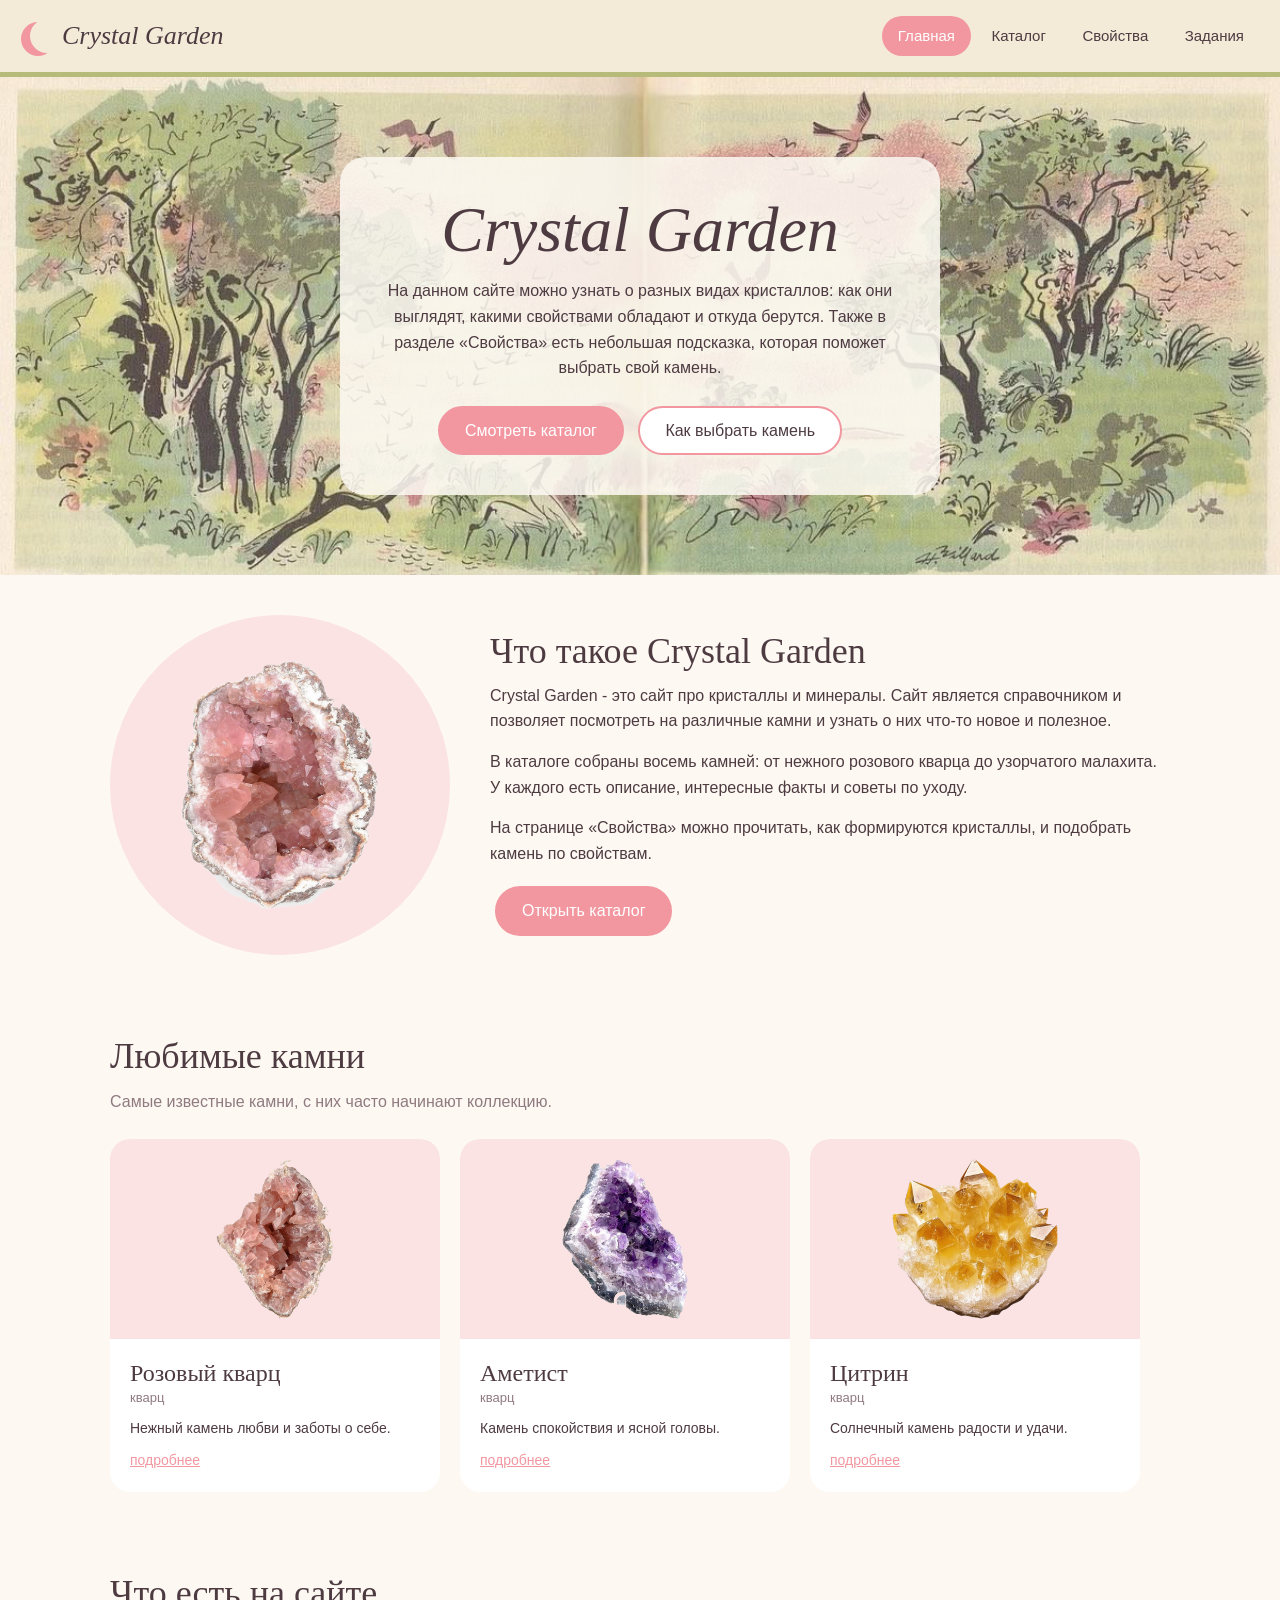
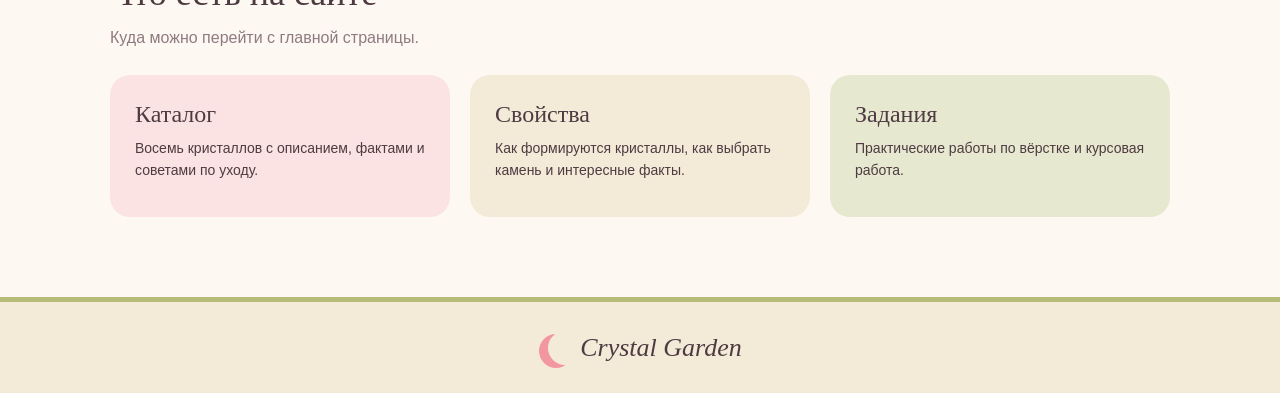
<file: index.html>
<!DOCTYPE html>
<html lang="ru">
<head>
  <meta charset="UTF-8">
  <meta name="viewport" content="width=device-width, initial-scale=1.0">
  <title>Crystal Garden - главная</title>
  <link rel="icon" href="img/moon.png">
  <link rel="stylesheet" href="css/style.css">
</head>
<body>

  <header>
    <div class="header-inner">
      <a class="logo" href="index.html"><span class="logo-mark"></span>Crystal Garden</a>
      <nav>
        <a class="active" href="index.html">Главная</a>
        <a href="crystals.html">Каталог</a>
        <a href="properties.html">Свойства</a>
        <a href="tasks.html">Задания</a>
      </nav>
    </div>
  </header>

  <main>
    <div class="hero">
      <div class="hero-box">
        <h1>Crystal Garden</h1>
        <p>На данном сайте можно узнать о разных видах кристаллов: как они выглядят, какими свойствами обладают и откуда берутся. Также в разделе «Свойства» есть небольшая подсказка, которая поможет выбрать свой камень.</p>
        <a class="btn btn-pink" href="crystals.html">Смотреть каталог</a>
        <a class="btn" href="properties.html">Как выбрать камень</a>
      </div>
    </div>

    <section>
      <div class="container about">
        <div class="about-img">
          <img src="img/geode.png" alt="Розовая жеода">
        </div>
        <div>
          <h2 class="title">Что такое Crystal Garden</h2>
          <p>Crystal Garden - это сайт про кристаллы и минералы. Сайт является справочником и позволяет посмотреть на различные камни и узнать о них что-то новое и полезное.</p>
          <p>В каталоге собраны восемь камней: от нежного розового кварца до узорчатого малахита. У каждого есть описание, интересные факты и советы по уходу.</p>
          <p>На странице «Свойства» можно прочитать, как формируются кристаллы, и подобрать камень по свойствам.</p>
          <a class="btn btn-pink" href="crystals.html">Открыть каталог</a>
        </div>
      </div>
    </section>

    <section>
      <div class="container">
        <h2 class="title">Любимые камни</h2>
        <p class="text-grey">Самые известные камни, с них часто начинают коллекцию.</p>

        <div class="cards cards-big">
          <article class="card">
            <div class="card-img"><img src="img/rose-quartz.png" alt="Розовый кварц"></div>
            <div class="card-text">
              <h3>Розовый кварц</h3>
              <p class="mineral">кварц</p>
              <p>Нежный камень любви и заботы о себе.</p>
              <a href="crystals.html#rose-quartz">подробнее</a>
            </div>
          </article>

          <article class="card">
            <div class="card-img"><img src="img/amethyst.png" alt="Аметист"></div>
            <div class="card-text">
              <h3>Аметист</h3>
              <p class="mineral">кварц</p>
              <p>Камень спокойствия и ясной головы.</p>
              <a href="crystals.html#amethyst">подробнее</a>
            </div>
          </article>

          <article class="card">
            <div class="card-img"><img src="img/citrine.png" alt="Цитрин"></div>
            <div class="card-text">
              <h3>Цитрин</h3>
              <p class="mineral">кварц</p>
              <p>Солнечный камень радости и удачи.</p>
              <a href="crystals.html#citrine">подробнее</a>
            </div>
          </article>
        </div>
      </div>
    </section>

    <section>
      <div class="container">
        <h2 class="title">Что есть на сайте</h2>
        <p class="text-grey">Куда можно перейти с главной страницы.</p>

        <div class="blocks">
          <a class="block pink" href="crystals.html">
            <h3>Каталог</h3>
            <p>Восемь кристаллов с описанием, фактами и советами по уходу.</p>
          </a>
          <a class="block cream" href="properties.html">
            <h3>Свойства</h3>
            <p>Как формируются кристаллы, как выбрать камень и интересные факты.</p>
          </a>
          <a class="block green" href="tasks.html">
            <h3>Задания</h3>
            <p>Практические работы по вёрстке и курсовая работа.</p>
          </a>
        </div>
      </div>
    </section>

  </main>

  <footer>
    <a class="logo" href="index.html"><span class="logo-mark"></span>Crystal Garden</a>
  </footer>

</body>
</html>
</file>
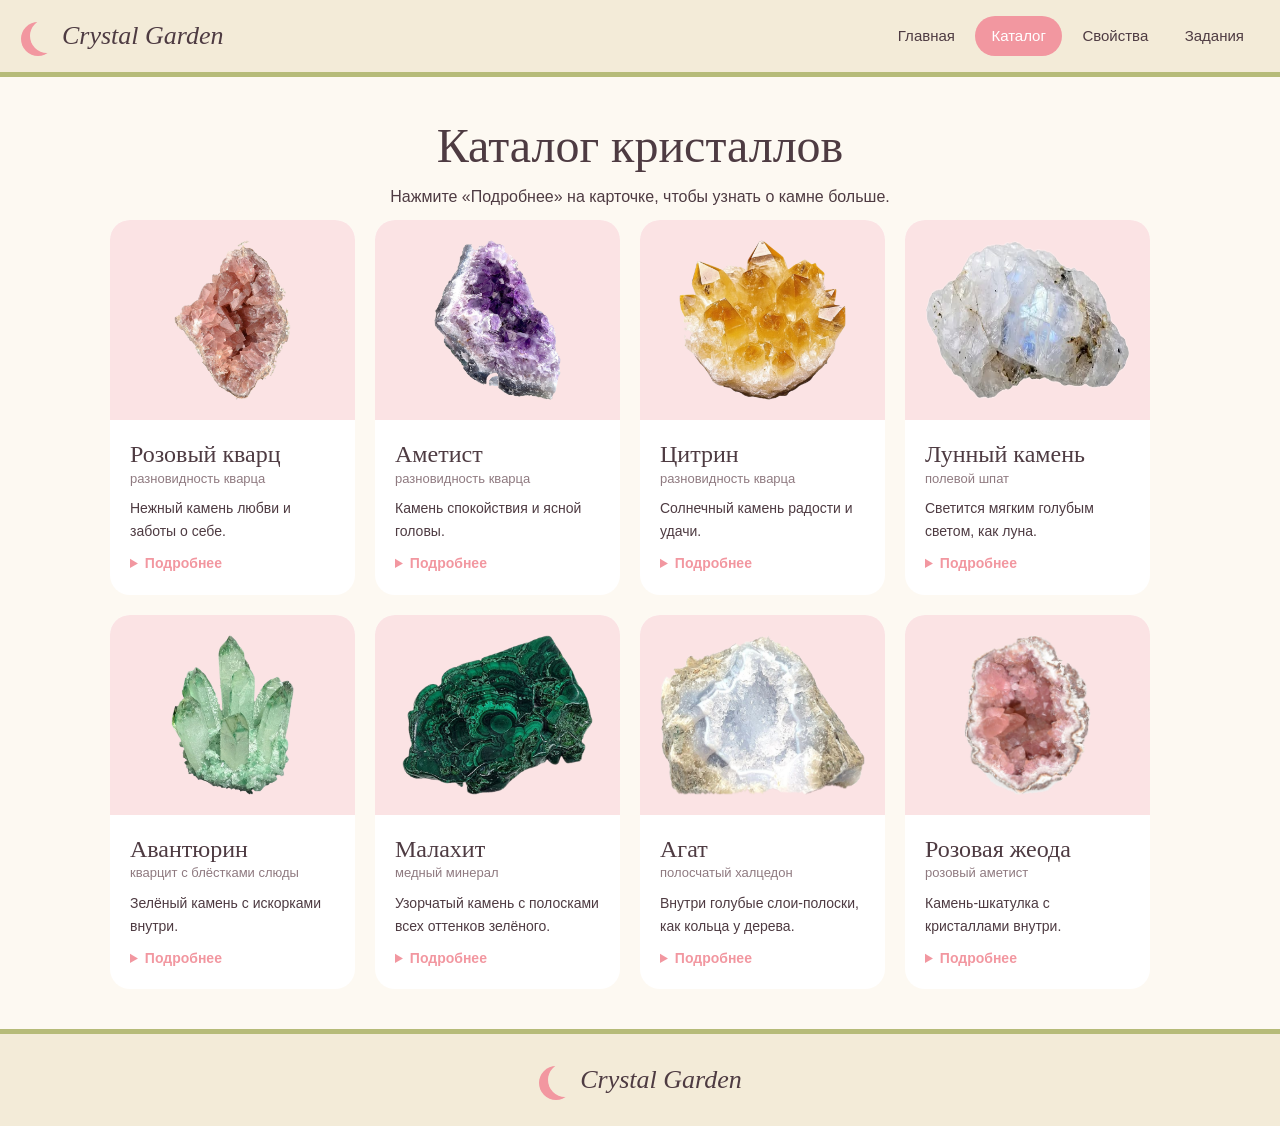
<file: crystals.html>
<!DOCTYPE html>
<html lang="ru">
<head>
  <meta charset="UTF-8">
  <meta name="viewport" content="width=device-width, initial-scale=1.0">
  <title>Crystal Garden - каталог</title>
  <link rel="icon" href="img/moon.png">
  <link rel="stylesheet" href="css/style.css">
</head>
<body>

  <header>
    <div class="header-inner">
      <a class="logo" href="index.html"><span class="logo-mark"></span>Crystal Garden</a>
      <nav>
        <a href="index.html">Главная</a>
        <a class="active" href="crystals.html">Каталог</a>
        <a href="properties.html">Свойства</a>
        <a href="tasks.html">Задания</a>
      </nav>
    </div>
  </header>

  <main>
    <div class="page-title">
      <h1>Каталог кристаллов</h1>
      <p>Нажмите «Подробнее» на карточке, чтобы узнать о камне больше.</p>
    </div>

    <div class="container">
      <div class="cards">

        <article class="card" id="rose-quartz">
          <div class="card-img"><img src="img/rose-quartz.png" alt="Розовый кварц"></div>
          <div class="card-text">
            <h3>Розовый кварц</h3>
            <p class="mineral">разновидность кварца</p>
            <p>Нежный камень любви и заботы о себе.</p>
            <details>
              <summary>Подробнее</summary>
              <ul>
                <li>Твёрдость по Моосу: 7.</li>
                <li>Добывают в Бразилии и на Мадагаскаре.</li>
                <li>Розовый кварц - официальный минерал штата Южная Дакота в США.</li>
                <li>Считается камнем любви, дружбы и нежности.</li>
                <li>Уход: от долгого солнца может побледнеть.</li>
              </ul>
            </details>
          </div>
        </article>

        <article class="card" id="amethyst">
          <div class="card-img"><img src="img/amethyst.png" alt="Аметист"></div>
          <div class="card-text">
            <h3>Аметист</h3>
            <p class="mineral">разновидность кварца</p>
            <p>Камень спокойствия и ясной головы.</p>
            <details>
              <summary>Подробнее</summary>
              <ul>
                <li>Твёрдость по Моосу: 7.</li>
                <li>Добывают в Бразилии, Уругвае и на Урале.</li>
                <li>В Средние века его называли «епископским камнем»: епископы носили перстни с аметистом.</li>
                <li>Считается, что помогает успокоиться и лучше спать.</li>
                <li>Уход: выцветает на солнце.</li>
              </ul>
            </details>
          </div>
        </article>

        <article class="card" id="citrine">
          <div class="card-img"><img src="img/citrine.png" alt="Цитрин"></div>
          <div class="card-text">
            <h3>Цитрин</h3>
            <p class="mineral">разновидность кварца</p>
            <p>Солнечный камень радости и удачи.</p>
            <details>
              <summary>Подробнее</summary>
              <ul>
                <li>Твёрдость по Моосу: 7.</li>
                <li>Природный цитрин редкий, часто продают прогретый аметист.</li>
                <li>Его называют «камнем торговцев» и камнем удачи.</li>
                <li>Уход: не держать долго на солнце.</li>
              </ul>
            </details>
          </div>
        </article>

        <article class="card" id="moonstone">
          <div class="card-img"><img src="img/moonstone.png" alt="Лунный камень"></div>
          <div class="card-text">
            <h3>Лунный камень</h3>
            <p class="mineral">полевой шпат</p>
            <p>Светится мягким голубым светом, как луна.</p>
            <details>
              <summary>Подробнее</summary>
              <ul>
                <li>Твёрдость по Моосу: 6-6,5.</li>
                <li>Голубое сияние внутри называется адуляресценция.</li>
                <li>Добывают в Шри-Ланке и Индии.</li>
                <li>Лунный камень - официальный камень штата Флорида в США. Его выбрали в честь полётов на Луну, которые стартовали оттуда.</li>
                <li>Считается камнем интуиции и спокойного сна.</li>
                <li>Уход: хрупкий, беречь от ударов.</li>
              </ul>
            </details>
          </div>
        </article>

        <article class="card" id="aventurine">
          <div class="card-img"><img src="img/aventurine.png" alt="Авантюрин"></div>
          <div class="card-text">
            <h3>Авантюрин</h3>
            <p class="mineral">кварцит с блёстками слюды</p>
            <p>Зелёный камень с искорками внутри.</p>
            <details>
              <summary>Подробнее</summary>
              <ul>
                <li>Твёрдость по Моосу: 6,5-7.</li>
                <li>Блеск дают маленькие пластинки зелёной слюды - фуксита.</li>
                <li>Основное место добычи - Индия.</li>
                <li>Название от итальянского «a ventura» - «случайно»: сначала в Италии случайно получили блестящее стекло «авантюрин», а потом так назвали похожий камень.</li>
                <li>Считается камнем удачи и новых начинаний.</li>
              </ul>
            </details>
          </div>
        </article>

        <article class="card" id="malachite">
          <div class="card-img"><img src="img/malachite.png" alt="Малахит"></div>
          <div class="card-text">
            <h3>Малахит</h3>
            <p class="mineral">медный минерал</p>
            <p>Узорчатый камень с полосками всех оттенков зелёного.</p>
            <details>
              <summary>Подробнее</summary>
              <ul>
                <li>Твёрдость по Моосу: 3,5-4 - камень мягкий.</li>
                <li>Знаменит уральский малахит, из него сделан Малахитовый зал в Эрмитаже.</li>
                <li>Колонны иконостаса в Исаакиевском соборе Санкт-Петербурга облицованы уральским малахитом.</li>
                <li>Считается камнем защиты и роста.</li>
                <li>Уход: не мочить и беречь от царапин.</li>
              </ul>
            </details>
          </div>
        </article>

        <article class="card" id="agate">
          <div class="card-img"><img src="img/agate.png" alt="Агат"></div>
          <div class="card-text">
            <h3>Агат</h3>
            <p class="mineral">полосчатый халцедон</p>
            <p>Внутри голубые слои-полоски, как кольца у дерева.</p>
            <details>
              <summary>Подробнее</summary>
              <ul>
                <li>Твёрдость по Моосу: 6,5-7.</li>
                <li>Полоски - это слои, которые нарастали много лет.</li>
                <li>Добывают в Бразилии, Уругвае и Ботсване.</li>
                <li>В Царском Селе есть Агатовые комнаты Екатерины II, их стены отделаны цветным уральским камнем.</li>
                <li>Считается камнем равновесия и спокойствия.</li>
              </ul>
            </details>
          </div>
        </article>

        <article class="card" id="geode">
          <div class="card-img"><img src="img/geode.png" alt="Розовая жеода"></div>
          <div class="card-text">
            <h3>Розовая жеода</h3>
            <p class="mineral">розовый аметист</p>
            <p>Камень-шкатулка с кристаллами внутри.</p>
            <details>
              <summary>Подробнее</summary>
              <ul>
                <li>Жеода - пустота в камне, которую изнутри покрыли кристаллы.</li>
                <li>Розовый аметист находят в Патагонии (Аргентина).</li>
                <li>Считается, что приносит уют и гармонию в дом.</li>
                <li>Уход: убирать от солнца, пыль смахивать кисточкой.</li>
              </ul>
            </details>
          </div>
        </article>

      </div>
    </div>
  </main>

  <footer>
    <a class="logo" href="index.html"><span class="logo-mark"></span>Crystal Garden</a>
  </footer>

</body>
</html>
</file>
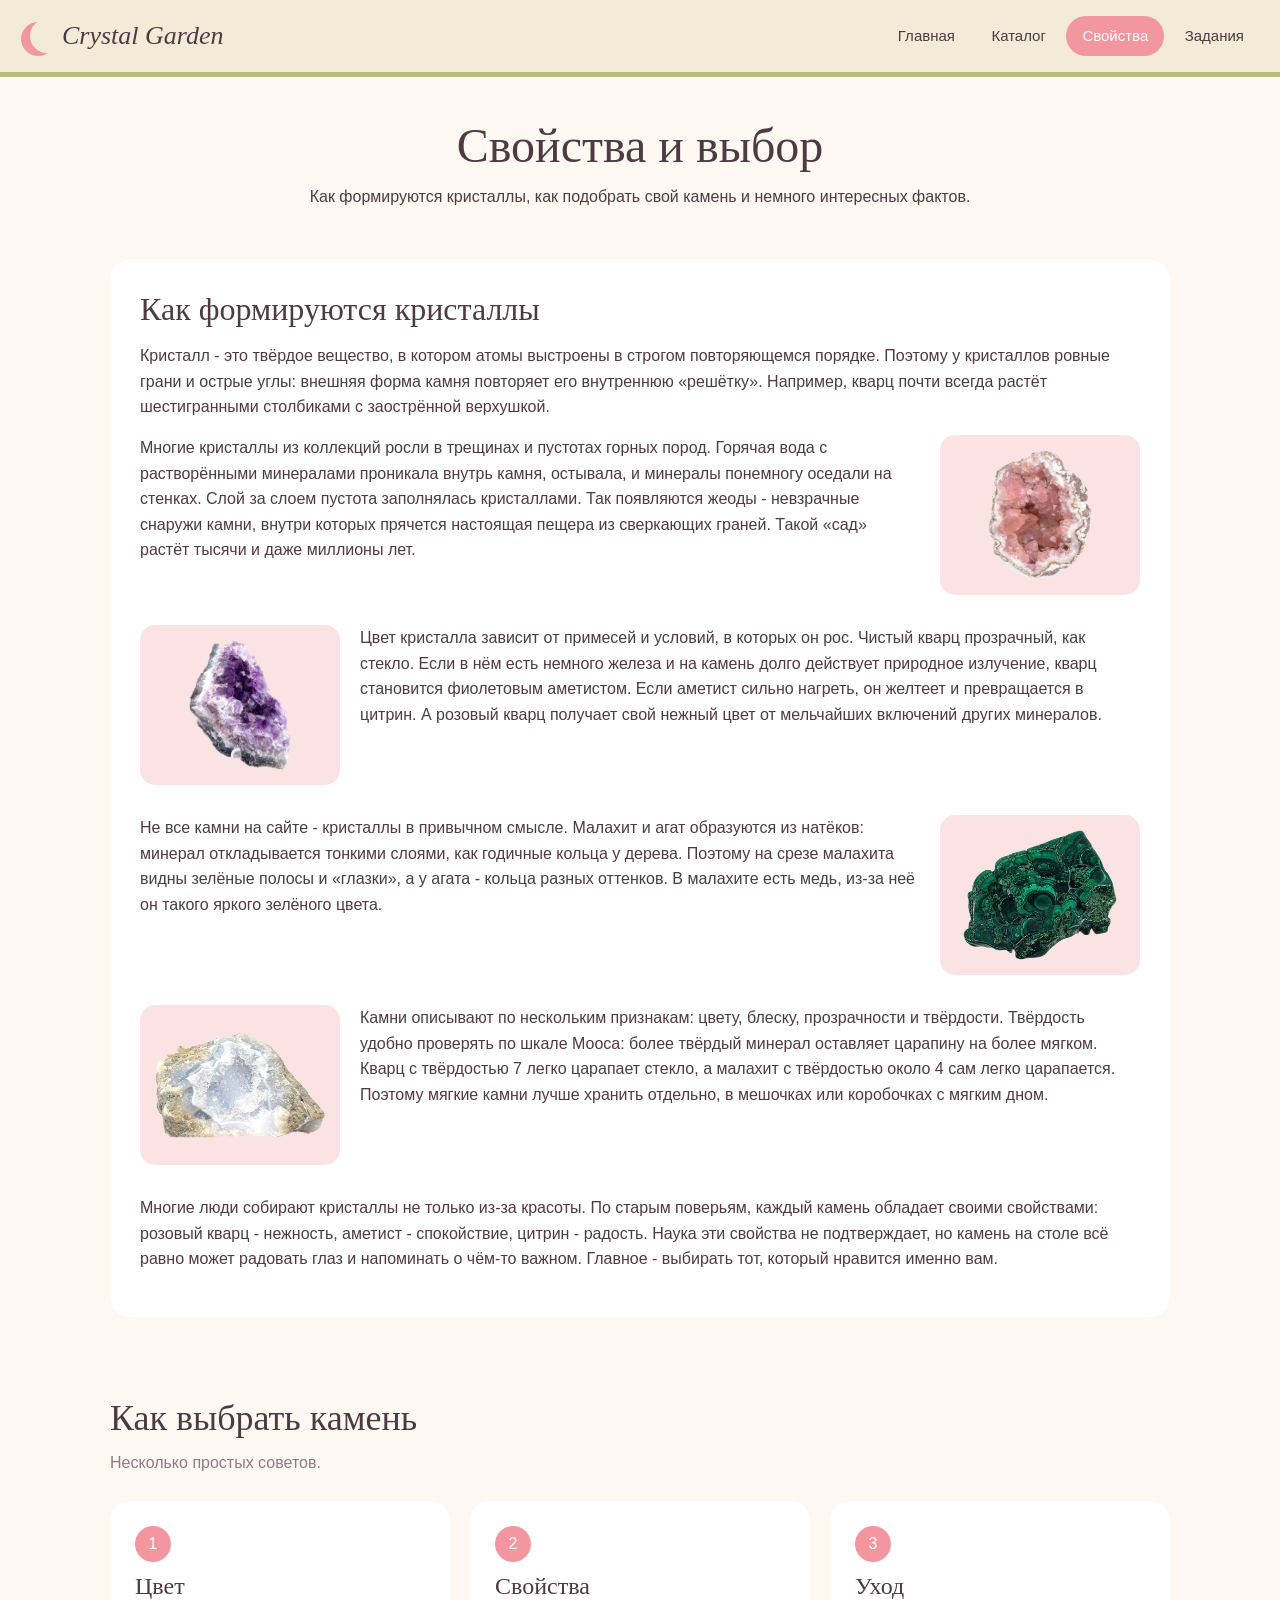
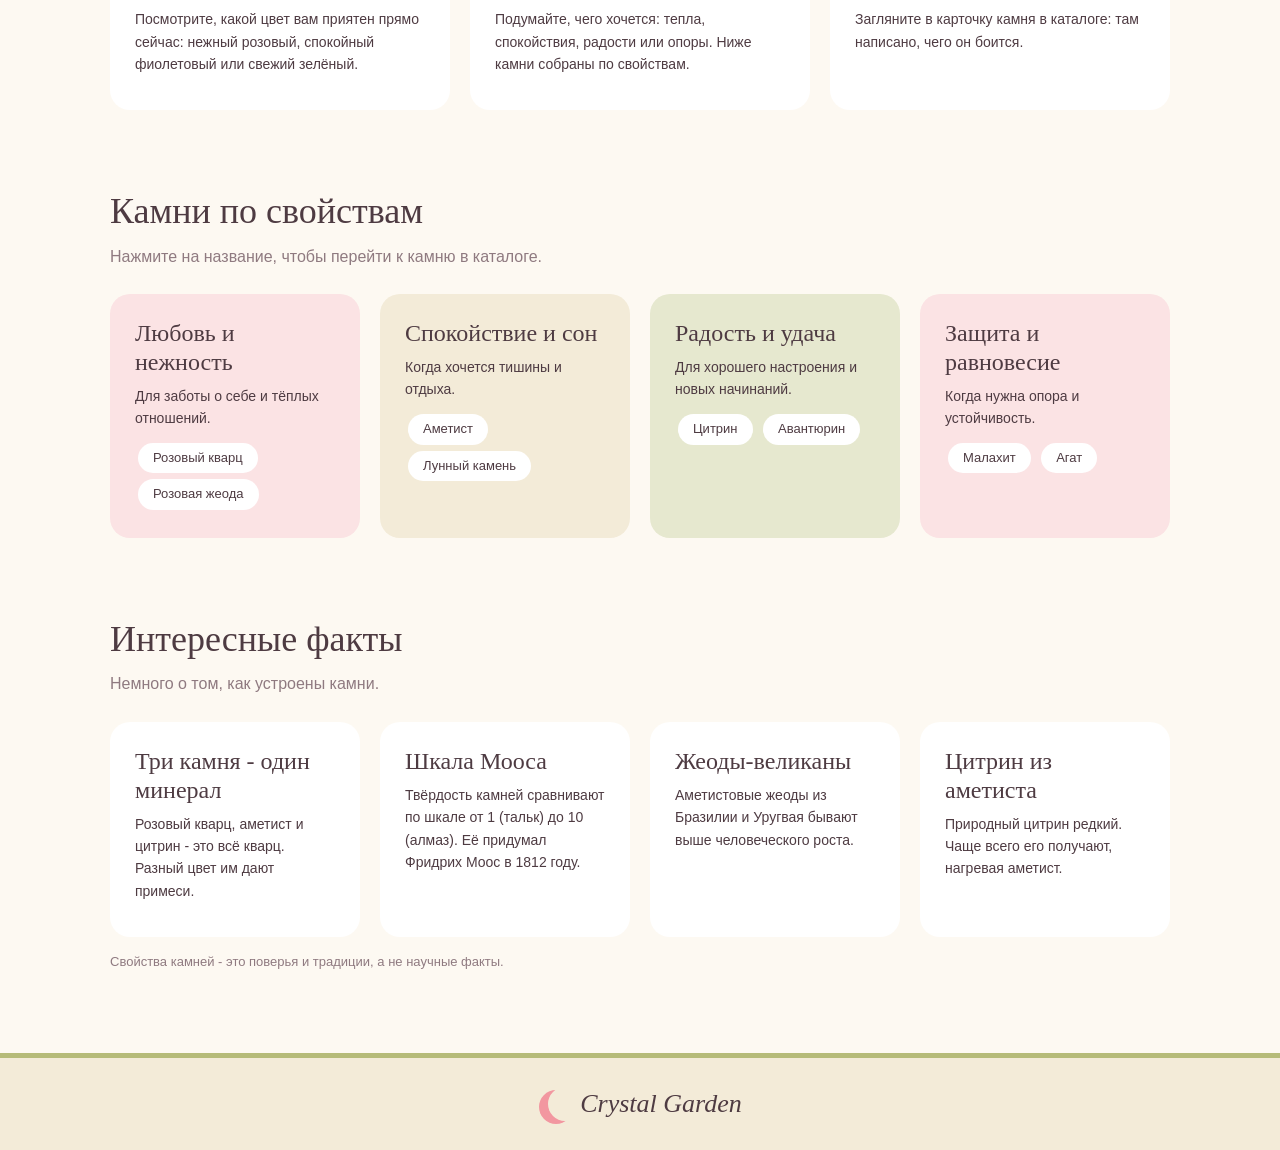
<file: properties.html>
<!DOCTYPE html>
<html lang="ru">
<head>
  <meta charset="UTF-8">
  <meta name="viewport" content="width=device-width, initial-scale=1.0">
  <title>Crystal Garden - свойства</title>
  <link rel="icon" href="img/moon.png">
  <link rel="stylesheet" href="css/style.css">
</head>
<body>

  <header>
    <div class="header-inner">
      <a class="logo" href="index.html"><span class="logo-mark"></span>Crystal Garden</a>
      <nav>
        <a href="index.html">Главная</a>
        <a href="crystals.html">Каталог</a>
        <a class="active" href="properties.html">Свойства</a>
        <a href="tasks.html">Задания</a>
      </nav>
    </div>
  </header>

  <main>
    <div class="page-title">
      <h1>Свойства и выбор</h1>
      <p>Как формируются кристаллы, как подобрать свой камень и немного интересных фактов.</p>
    </div>

    <section>
      <div class="container">
        <article class="article">
          <h2>Как формируются кристаллы</h2>

          <p>Кристалл - это твёрдое вещество, в котором атомы выстроены в строгом повторяющемся порядке. Поэтому у кристаллов ровные грани и острые углы: внешняя форма камня повторяет его внутреннюю «решётку». Например, кварц почти всегда растёт шестигранными столбиками с заострённой верхушкой.</p>

          <div class="part">
            <img class="right" src="img/geode.png" alt="Розовая жеода">
            <p>Многие кристаллы из коллекций росли в трещинах и пустотах горных пород. Горячая вода с растворёнными минералами проникала внутрь камня, остывала, и минералы понемногу оседали на стенках. Слой за слоем пустота заполнялась кристаллами. Так появляются жеоды - невзрачные снаружи камни, внутри которых прячется настоящая пещера из сверкающих граней. Такой «сад» растёт тысячи и даже миллионы лет.</p>
          </div>

          <div class="part">
            <img class="left" src="img/amethyst.png" alt="Аметист">
            <p>Цвет кристалла зависит от примесей и условий, в которых он рос. Чистый кварц прозрачный, как стекло. Если в нём есть немного железа и на камень долго действует природное излучение, кварц становится фиолетовым аметистом. Если аметист сильно нагреть, он желтеет и превращается в цитрин. А розовый кварц получает свой нежный цвет от мельчайших включений других минералов.</p>
          </div>

          <div class="part">
            <img class="right" src="img/malachite.png" alt="Малахит">
            <p>Не все камни на сайте - кристаллы в привычном смысле. Малахит и агат образуются из натёков: минерал откладывается тонкими слоями, как годичные кольца у дерева. Поэтому на срезе малахита видны зелёные полосы и «глазки», а у агата - кольца разных оттенков. В малахите есть медь, из-за неё он такого яркого зелёного цвета.</p>
          </div>

          <div class="part">
            <img class="left" src="img/agate.png" alt="Агат">
            <p>Камни описывают по нескольким признакам: цвету, блеску, прозрачности и твёрдости. Твёрдость удобно проверять по шкале Мооса: более твёрдый минерал оставляет царапину на более мягком. Кварц с твёрдостью 7 легко царапает стекло, а малахит с твёрдостью около 4 сам легко царапается. Поэтому мягкие камни лучше хранить отдельно, в мешочках или коробочках с мягким дном.</p>
          </div>

          <p>Многие люди собирают кристаллы не только из-за красоты. По старым поверьям, каждый камень обладает своими свойствами: розовый кварц - нежность, аметист - спокойствие, цитрин - радость. Наука эти свойства не подтверждает, но камень на столе всё равно может радовать глаз и напоминать о чём-то важном. Главное - выбирать тот, который нравится именно вам.</p>
        </article>
      </div>
    </section>

    <section>
      <div class="container">
        <h2 class="title">Как выбрать камень</h2>
        <p class="text-grey">Несколько простых советов.</p>

        <div class="blocks">
          <div class="block white">
            <div class="number">1</div>
            <h3>Цвет</h3>
            <p>Посмотрите, какой цвет вам приятен прямо сейчас: нежный розовый, спокойный фиолетовый или свежий зелёный.</p>
          </div>
          <div class="block white">
            <div class="number">2</div>
            <h3>Свойства</h3>
            <p>Подумайте, чего хочется: тепла, спокойствия, радости или опоры. Ниже камни собраны по свойствам.</p>
          </div>
          <div class="block white">
            <div class="number">3</div>
            <h3>Уход</h3>
            <p>Загляните в карточку камня в каталоге: там написано, чего он боится.</p>
          </div>
        </div>
      </div>
    </section>

    <section>
      <div class="container">
        <h2 class="title">Камни по свойствам</h2>
        <p class="text-grey">Нажмите на название, чтобы перейти к камню в каталоге.</p>

        <div class="blocks">
          <div class="block pink">
            <h3>Любовь и нежность</h3>
            <p>Для заботы о себе и тёплых отношений.</p>
            <div class="links">
              <a href="crystals.html#rose-quartz">Розовый кварц</a>
              <a href="crystals.html#geode">Розовая жеода</a>
            </div>
          </div>
          <div class="block cream">
            <h3>Спокойствие и сон</h3>
            <p>Когда хочется тишины и отдыха.</p>
            <div class="links">
              <a href="crystals.html#amethyst">Аметист</a>
              <a href="crystals.html#moonstone">Лунный камень</a>
            </div>
          </div>
          <div class="block green">
            <h3>Радость и удача</h3>
            <p>Для хорошего настроения и новых начинаний.</p>
            <div class="links">
              <a href="crystals.html#citrine">Цитрин</a>
              <a href="crystals.html#aventurine">Авантюрин</a>
            </div>
          </div>
          <div class="block pink">
            <h3>Защита и равновесие</h3>
            <p>Когда нужна опора и устойчивость.</p>
            <div class="links">
              <a href="crystals.html#malachite">Малахит</a>
              <a href="crystals.html#agate">Агат</a>
            </div>
          </div>
        </div>
      </div>
    </section>

    <section>
      <div class="container">
        <h2 class="title">Интересные факты</h2>
        <p class="text-grey">Немного о том, как устроены камни.</p>

        <div class="blocks">
          <div class="block white">
            <h3>Три камня - один минерал</h3>
            <p>Розовый кварц, аметист и цитрин - это всё кварц. Разный цвет им дают примеси.</p>
          </div>
          <div class="block white">
            <h3>Шкала Мооса</h3>
            <p>Твёрдость камней сравнивают по шкале от 1 (тальк) до 10 (алмаз). Её придумал Фридрих Моос в 1812 году.</p>
          </div>
          <div class="block white">
            <h3>Жеоды-великаны</h3>
            <p>Аметистовые жеоды из Бразилии и Уругвая бывают выше человеческого роста.</p>
          </div>
          <div class="block white">
            <h3>Цитрин из аметиста</h3>
            <p>Природный цитрин редкий. Чаще всего его получают, нагревая аметист.</p>
          </div>
        </div>

        <p class="small">Свойства камней - это поверья и традиции, а не научные факты.</p>
      </div>
    </section>
  </main>

  <footer>
    <a class="logo" href="index.html"><span class="logo-mark"></span>Crystal Garden</a>
  </footer>

</body>
</html>
</file>
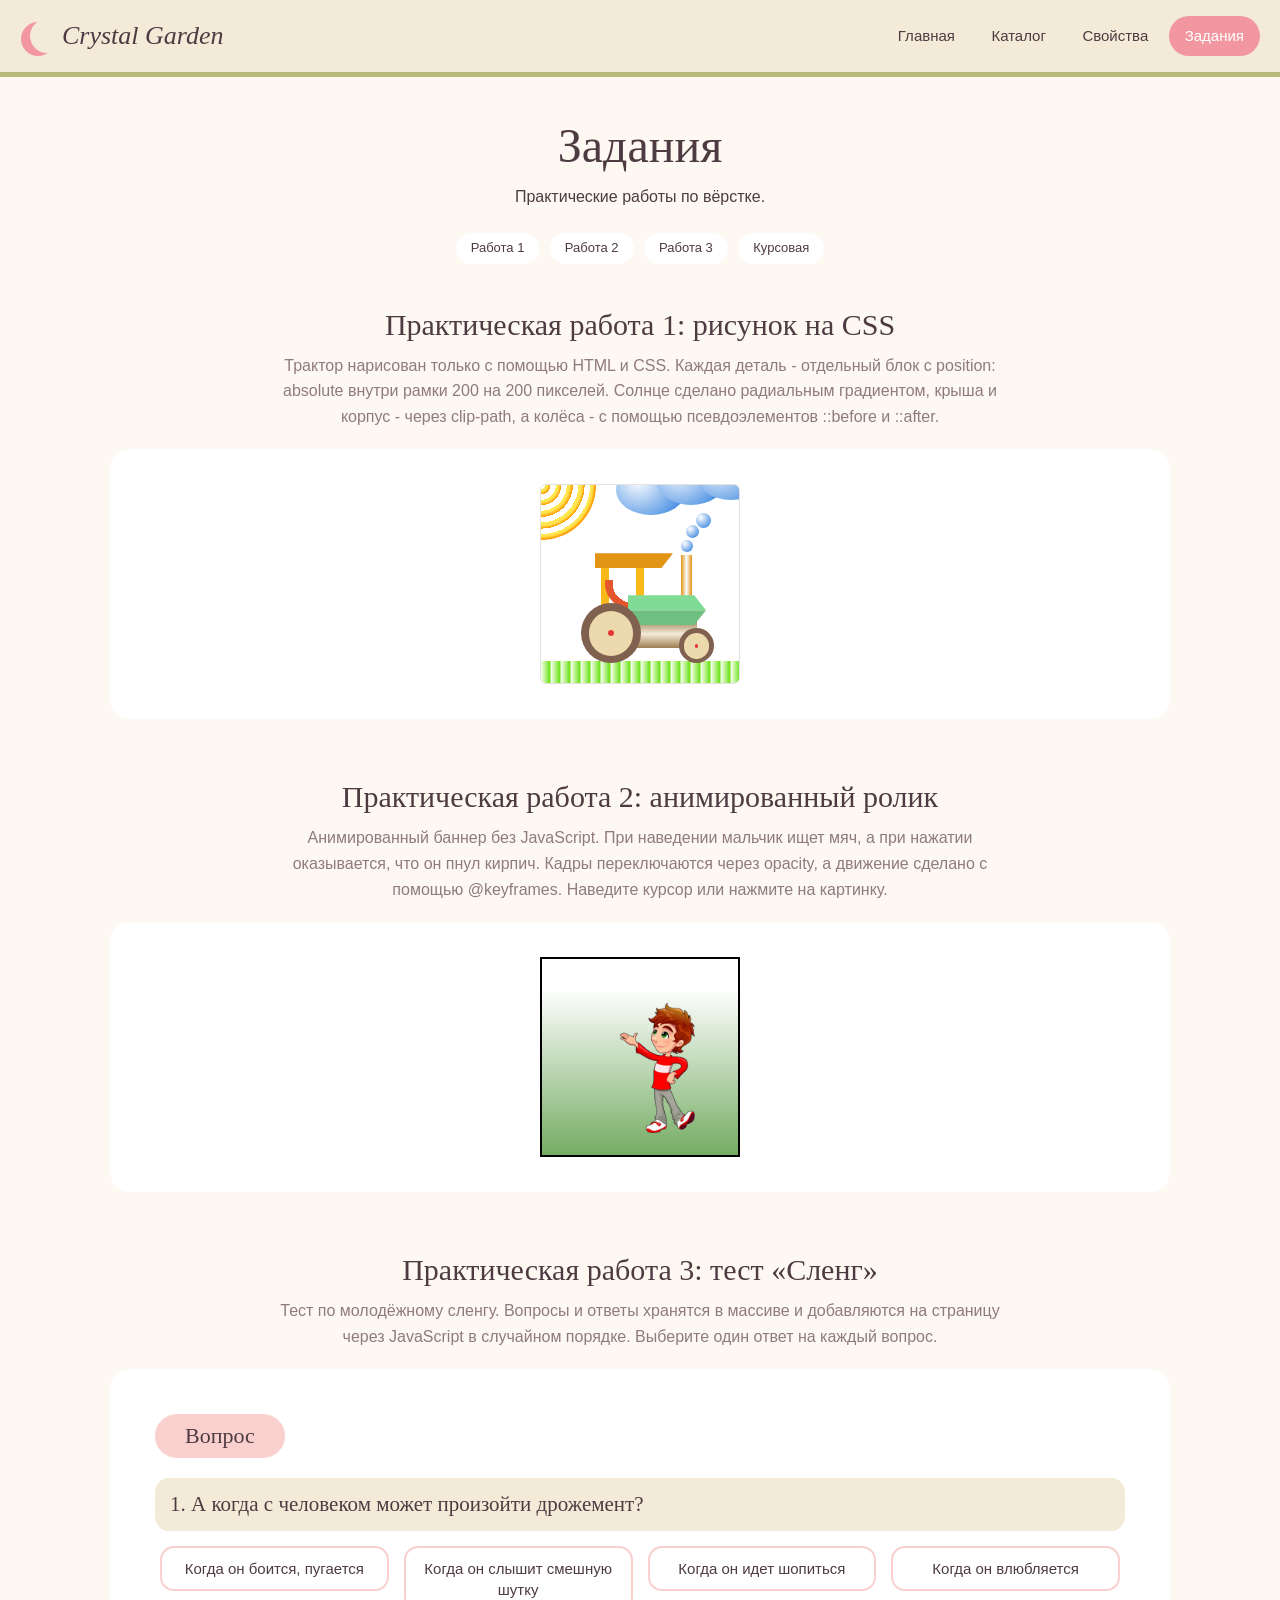
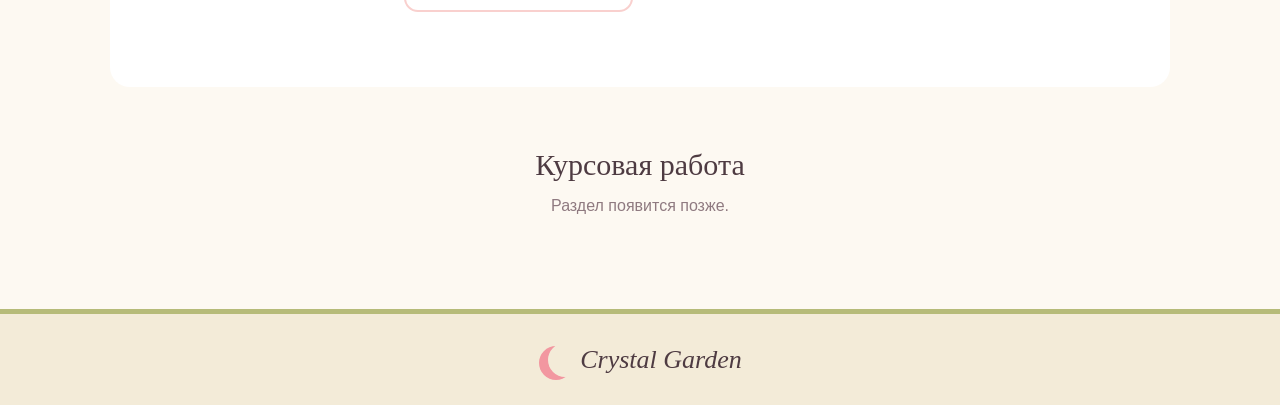
<file: tasks.html>
<!DOCTYPE html>
<html lang="ru">
<head>
  <meta charset="UTF-8">
  <meta name="viewport" content="width=device-width, initial-scale=1.0">
  <title>Crystal Garden - задания</title>
  <link rel="icon" href="img/moon.png">
  <link rel="stylesheet" href="css/style.css">
  <link rel="stylesheet" href="css/pic.css">
  <link rel="stylesheet" href="css/banner.css">
  <link rel="stylesheet" href="css/quiz.css">
</head>
<body>

  <header>
    <div class="header-inner">
      <a class="logo" href="index.html"><span class="logo-mark"></span>Crystal Garden</a>
      <nav>
        <a href="index.html">Главная</a>
        <a href="crystals.html">Каталог</a>
        <a href="properties.html">Свойства</a>
        <a class="active" href="tasks.html">Задания</a>
      </nav>
    </div>
  </header>

  <main class="container">
    <div class="page-title">
      <h1>Задания</h1>
      <p>Практические работы по вёрстке.</p>
      <div class="links" style="text-align:center; margin-top:20px;">
        <a href="#task-1">Работа 1</a>
        <a href="#task-2">Работа 2</a>
        <a href="#task-3">Работа 3</a>
        <a href="#course">Курсовая</a>
      </div>
    </div>

    <!-- Задание 1 -->
    <section class="task" id="task-1">
      <h2>Практическая работа 1: рисунок на CSS</h2>
      <p class="task-text">Трактор нарисован только с помощью HTML и CSS. Каждая деталь - отдельный блок с position: absolute внутри рамки 200 на 200 пикселей. Солнце сделано радиальным градиентом, крыша и корпус - через clip-path, а колёса - с помощью псевдоэлементов ::before и ::after.</p>
      <div class="box">
        <div class="pic-frame">
          <div class="sun-rays">
            <span class="ray-1"></span>
          </div>

          <div class="cloud">
            <span class="cloud-1"></span>
            <span class="cloud-2"></span>
            <span class="cloud-3"></span>
          </div>

          <div class="drop drop-1"></div>
          <div class="drop drop-2"></div>
          <div class="drop drop-3"></div>

          <div class="exhaust-pipe"></div>

          <div class="roof"></div>
          <div class="roof-leg-left"></div>
          <div class="roof-leg-right"></div>

          <div class="curve"></div>

          <div class="body-top"></div>
          <div class="body-bottom"></div>

          <div class="boiler"></div>

          <div class="wheel wheel-big"></div>
          <div class="wheel wheel-small"></div>

          <div class="grass">
            <span></span><span></span><span></span><span></span><span></span>
            <span></span><span></span><span></span><span></span><span></span>
            <span></span><span></span><span></span><span></span><span></span>
            <span></span><span></span><span></span><span></span><span></span>
          </div>
        </div>
      </div>
    </section>

    <!-- Задание 2 -->
    <section class="task" id="task-2">
      <h2>Практическая работа 2: анимированный ролик</h2>
      <p class="task-text">Анимированный баннер без JavaScript. При наведении мальчик ищет мяч, а при нажатии оказывается, что он пнул кирпич. Кадры переключаются через opacity, а движение сделано с помощью @keyframes. Наведите курсор или нажмите на картинку.</p>
      <div class="box">
        <div class="banner">
          <div class="text-question">Где мяч?</div>
          <div class="text-brick">Это кирпич!</div>

          <img src="img/boy1.png" class="boy boy-1" alt="Мальчик приветствует">
          <img src="img/boy2.png" class="boy boy-2" alt="Мальчик думает">
          <img src="img/boy3.png" class="boy boy-3" alt="Мальчик упал">

          <div class="brick-wrap">
            <img src="img/brick.png" class="brick-img" alt="Кирпич">
          </div>

          <div class="ball-wrap">
            <img src="img/ball.png" class="ball-img" alt="Мяч">
          </div>
        </div>
      </div>
    </section>

    <!-- Задание 3 -->
    <section class="task" id="task-3">
      <h2>Практическая работа 3: тест «Сленг»</h2>
      <p class="task-text">Тест по молодёжному сленгу. Вопросы и ответы хранятся в массиве и добавляются на страницу через JavaScript в случайном порядке. Выберите один ответ на каждый вопрос.</p>
      <div class="box box-test">
        <div id="end" class="end hidden">
          <p class="end-title">Вопросы закончились</p>
          <p id="result"></p>
          <p>Нажмите на вопрос, чтобы увидеть правильный ответ.</p>
        </div>

        <div class="test">
          <div class="test-label">Вопрос</div>
          <div id="questions"></div>
        </div>
      </div>
    </section>

    <section class="task" id="course">
      <h2>Курсовая работа</h2>
      <p class="task-text">Раздел появится позже.</p>
    </section>
  </main>

  <footer>
    <a class="logo" href="index.html"><span class="logo-mark"></span>Crystal Garden</a>
  </footer>

  <script src="js/quiz.js"></script>
</body>
</html>
</file>
<file: css/style.css>
:root {
  --main-color: #f297a0;
  --main-light: #fbe3e4;
  --second-color: #f3ebd8;
  --accent-color: #b6bb79;
  --accent-light: #e6e8cf;
  --text-color: #4e3b42;
  --muted-color: #8f7a80;
  --bg-color: #fdf9f2;
}

* {
  margin: 0;
  padding: 0;
  box-sizing: border-box;
}

body {
  background-color: var(--bg-color);
  color: var(--text-color);
  font-family: Arial, sans-serif;
  font-size: 16px;
  line-height: 1.6;
}

img {
  max-width: 100%;
}

h1, h2, h3 {
  font-family: Georgia, serif;
  font-weight: normal;
  line-height: 1.2;
}

.container {
  width: 1100px;
  max-width: 100%;
  margin: 0 auto;
  padding: 0 20px;
}

/* шапка */
header {
  background-color: var(--second-color);
  border-bottom: 5px solid var(--accent-color);
}

.header-inner {
  display: flex;
  justify-content: space-between;
  align-items: center;
  flex-wrap: wrap;
  padding: 15px 20px;
}

.logo {
  display: flex;
  align-items: center;
  gap: 10px;
  font-family: Georgia, serif;
  font-size: 26px;
  font-style: italic;
  color: var(--text-color);
  text-decoration: none;
}

.logo-mark {
  width: 34px;
  height: 34px;
  margin-left: 10px;
  margin-right: -12px;
  border-radius: 50%;
  box-shadow: -9px 3px 0 0 var(--main-color);
}

nav a {
  display: inline-block;
  padding: 8px 16px;
  border-radius: 20px;
  color: var(--text-color);
  font-size: 15px;
  text-decoration: none;
}

nav a:hover {
  background-color: var(--main-light);
}

nav a.active {
  background-color: var(--main-color);
  color: white;
}

.btn {
  display: inline-block;
  padding: 10px 25px;
  margin: 5px;
  border: 2px solid var(--main-color);
  border-radius: 25px;
  background-color: white;
  color: var(--text-color);
  text-decoration: none;
  transition: background-color 0.3s;
}

.btn:hover,
.btn-pink {
  background-color: var(--main-color);
  color: white;
}

section {
  padding: 40px 0;
}

.title {
  font-size: 36px;
  margin-bottom: 10px;
}

.text-grey {
  color: var(--muted-color);
  margin-bottom: 25px;
}

.page-title {
  padding: 40px 20px 10px;
  text-align: center;
}

.page-title h1 {
  font-size: 48px;
  margin-bottom: 10px;
}

.hero {
  padding: 80px 20px;
  background-image: url(../img/hero.jpg);
  background-size: cover;
  background-position: center;
}

.hero-box {
  width: 600px;
  max-width: 100%;
  margin: 0 auto;
  padding: 35px 25px;
  border-radius: 25px;
  background-color: rgba(253, 249, 242, 0.85);
  text-align: center;
}

.hero-box h1 {
  font-size: 64px;
  font-style: italic;
}

.hero-box p {
  margin: 10px 0 20px;
}

.about {
  display: flex;
  align-items: center;
  gap: 40px;
}

.about-img {
  width: 340px;
  height: 340px;
  padding: 45px;
  border-radius: 50%;
  background-color: var(--main-light);
  text-align: center;
  flex-shrink: 0;
}

.about-img img {
  height: 100%;
}

.about p {
  margin-bottom: 15px;
}

.article {
  padding: 30px;
  border-radius: 20px;
  background-color: white;
  overflow: hidden;
}

.article h2 {
  font-size: 32px;
  margin-bottom: 15px;
}

.article p {
  margin-bottom: 15px;
}

.article img {
  width: 200px;
  height: 160px;
  object-fit: contain;
  padding: 15px;
  border-radius: 15px;
  background-color: var(--main-light);
}

.part {
  overflow: hidden;
  margin-bottom: 20px;
}

.part p {
  overflow: hidden;
}

.left {
  float: left;
  margin: 0 20px 10px 0;
}

.right {
  float: right;
  margin: 0 0 10px 20px;
}

/* карточки камней */
.cards {
  display: flex;
  flex-wrap: wrap;
  gap: 20px;
  align-items: flex-start;
}

.card {
  width: 245px;
  border-radius: 20px;
  background-color: white;
  overflow: hidden;
  transition: transform 0.3s;
}

.cards-big .card {
  width: 330px;
}

.card:hover {
  transform: translateY(-5px);
}

.card-img {
  height: 200px;
  padding: 20px;
  background-color: var(--main-light);
  text-align: center;
}

.card-img img {
  height: 100%;
}

.card-text {
  padding: 20px;
  font-size: 14px;
}

.card h3 {
  font-size: 24px;
}

.mineral {
  color: var(--muted-color);
  font-size: 13px;
  margin-bottom: 8px;
}

.card a {
  display: inline-block;
  margin-top: 10px;
  color: var(--main-color);
}

details {
  margin-top: 10px;
}

summary {
  color: var(--main-color);
  font-weight: bold;
  cursor: pointer;
}

details ul {
  margin-top: 8px;
  padding-left: 18px;
}

.blocks {
  display: flex;
  flex-wrap: wrap;
  gap: 20px;
}

.block {
  flex: 1;
  min-width: 230px;
  padding: 25px;
  border-radius: 20px;
  color: var(--text-color);
  text-decoration: none;
}

.block h3 {
  font-size: 24px;
  margin-bottom: 8px;
}

.block p {
  font-size: 14px;
  margin-bottom: 10px;
}

.pink { background-color: var(--main-light); }
.cream { background-color: var(--second-color); }
.green { background-color: var(--accent-light); }
.white { background-color: white; }

.number {
  width: 36px;
  height: 36px;
  margin-bottom: 10px;
  border-radius: 50%;
  background-color: var(--main-color);
  color: white;
  line-height: 36px;
  text-align: center;
}

.links a {
  display: inline-block;
  margin: 3px;
  padding: 5px 15px;
  border-radius: 20px;
  background-color: white;
  color: var(--text-color);
  font-size: 13px;
  text-decoration: none;
}

.links a:hover {
  background-color: var(--main-color);
  color: white;
}

.small {
  margin-top: 15px;
  color: var(--muted-color);
  font-size: 13px;
}

/* задания */
.task {
  padding: 30px 0;
  text-align: center;
}

.task h2 {
  font-size: 30px;
  margin-bottom: 10px;
}

.task-text {
  width: 750px;
  max-width: 100%;
  margin: 0 auto 20px;
  color: var(--muted-color);
}

.box {
  display: flex;
  justify-content: center;
  padding: 35px;
  border-radius: 20px;
  background-color: white;
  text-align: left;
}

.box-test {
  display: block;
}

/* подвал */
footer {
  margin-top: 40px;
  padding: 25px;
  background-color: var(--second-color);
  border-top: 5px solid var(--accent-color);
  text-align: center;
}

footer .logo {
  justify-content: center;
}

/* для планшета */
@media (max-width: 800px) {
  .about {
    flex-direction: column;
  }

  .card,
  .cards-big .card {
    width: calc(50% - 10px);
  }

  .hero-box h1 {
    font-size: 48px;
  }
}

/* для телефона */
@media (max-width: 500px) {
  .about-img {
    width: 260px;
    height: 260px;
  }

  .card,
  .cards-big .card {
    width: 100%;
  }

  .hero {
    padding: 40px 15px;
  }

  .hero-box h1 {
    font-size: 40px;
  }

  .article,
  .box {
    padding: 15px;
  }

  .left,
  .right {
    float: none;
    display: block;
    margin: 0 auto 15px;
  }
}
</file>
<file: css/pic.css>
.pic-frame {
  --sun-a: #ffe54f;
  --sun-b: #ff9800;
  --sky-a: #ffffff;      
  --sky-b: #4a90e2;      
  --roof-color: #e29415; 
  --window-color: #f9ba19;
  --curve-color: #e4572e;
  --body-color: #80dc94; 
  --body-color-dark: #6fbf80;
  --bottom-color:#9c7f51;
  --pipe-color: #e29415; 
  --wheel-dark: #80604f; 
  --wheel-mid: #ecd9ae;  
  --wheel-dot: #e53935;  
  --grass-a: #6be216;
  --grass-b: #f5ffe9;

  position: relative;
  width: 200px;
  height: 200px;
  background: #ffffff;
  border: 1px solid #e2e2e2;
  border-radius: 6px;
  overflow: hidden;
  box-sizing: border-box;
}



.sun-rays {
  position: absolute;
  top: 0;
  left: 0;
  width: 76px;
  height: 76px;
  overflow: hidden;
  z-index: 2;
}

.sun-rays span {
  position: absolute;
  border-radius: 50%;
}

.ray-1 { width: 110px; height: 110px; top: -55px; left: -55px; background: radial-gradient(var(--sky-a) 3% 5%, var(--sun-a) 5% 8%, var(--sun-b) 12%, 
  var(--sky-a) 12% 19%, var(--sun-a) 19% 22%, var(--sun-b) 26%, var(--sky-a) 26% 33%, var(--sun-a) 33% 36%, var(--sun-b) 41%, var(--sky-a) 41% 48%, 
  var(--sun-a) 48% 52%, var(--sun-b) 56%, var(--sky-a) 56% 63%, var(--sun-a) 63% 66%, var(--sun-b) 70%); }



.cloud {
  position: absolute;
  top: -30px;
  left: 75px;
  width: 100px;
  height: 50px;
  z-index: 2;
}

.cloud span {
  position: absolute;
  border-radius: 50%;
  background: radial-gradient(circle at 32% 30%, var(--sky-a), var(--sky-b) 80%);
}

.cloud-1 { width: 70px; height: 50px; left: 0;    top: 10px; }
.cloud-2 { width: 70px; height: 50px; left: 40px; top: 0;  }
.cloud-3 { width: 70px; height: 50px; left: 80px; top: -5px; }



.drop {
  position: absolute;
  border-radius: 50%;
  background: radial-gradient(circle at 32% 30%, var(--sky-a), var(--sky-b) 80%);
  z-index: 4;
}

.drop-1 { width: 12px; height: 12px; left: 140px; top: 55px; }
.drop-2 { width: 13px; height: 13px; left: 145px; top: 40px; }
.drop-3 { width: 15px; height: 15px; left: 155px; top: 28px; }



.exhaust-pipe {
  position: absolute;
  width: 11px;
  height: 50px;
  background: linear-gradient(to right, var(--pipe-color), #fbfafa, var(--pipe-color));
  top: 70px;
  left: 140px;
  z-index: 3;
}



.roof {
  position: absolute;
  width: 78px;
  height: 15px;
  left: 54px;
  top: 68px;
  background: var(--roof-color);
  clip-path: polygon(0 0,100%  0, 85% 100%, 0 100%);
  z-index: 5;
}

.roof-leg-left {
  position: absolute;
  width: 8px;
  height: 45px;
  left: 60px;
  top: 83px;
  background: var(--window-color);
  z-index: 5;
}

.roof-leg-right {
  position: absolute;
  width: 8px;
  height: 28px;
  left: 95px;
  top: 83px;
  background: var(--window-color);
  z-index: 5;
}

/* колеса */

.wheel {
  position: absolute;
  border-radius: 50%;
  background: var(--wheel-dark);
  z-index: 8;
}

.wheel::before,
.wheel::after {
  content: "";
  position: absolute;
  border-radius: 50%;
}

.wheel::before {
  background: var(--wheel-mid);
  inset: 13%;
}

.wheel::after {
  background: var(--wheel-dot);
  inset: 45%;
}

.wheel-big {
  width: 60px;
  height: 60px;
  left: 40px;
  top: 118px;
}

.wheel-small {
  width: 35px;
  height: 35px;
  left: 138px;
  top: 143px;
}

/* сиденье */

.curve {
  position: absolute;
  width: 29px;   /* R */
  height: 29px;  /* R */
  left: 64px;
  top: 95px;
  overflow: hidden;
  z-index: 5;
}

.curve::before {
  content: "";
  position: absolute;
  width: 58px;   /* 2R */
  height: 52px;  /* 2R */
  left: 0;
  top: -22px;    /* центр круга - в правом верхнем углу контейнера */
  border-radius: 50%;
  background: radial-gradient(var(--sky-a) 52%, var(--curve-color) 52%) ;
}

/* центр трапеции*/

.body-top {
  position: absolute;
  width: 78px;
  height: 15px;
  left: 87px;
  top: 110px;
  background: var(--body-color);
  clip-path: polygon(0 0, 85% 0, 100% 100%, 0 100%);
  z-index: 5;
}

.body-bottom {
  position: absolute;
  width: 80px;
  height: 15px;
  left: 85px;
  top: 125px;
  background: var(--body-color-dark);
  clip-path: polygon(0 0, 100% 0, 85% 100%, 0 100%);
  z-index: 5;
}

/* нижняя труба */

.boiler {
  position: absolute;
  width: 88px;
  height: 28px;
  left: 68px;
  top: 135px;
  background: linear-gradient(to bottom, var(--bottom-color), #f5ead9, var(--bottom-color));
  z-index: 3;
  transform: rotate(0deg);
}

/* трава  */
.grass {
  position: absolute;
  left: 0;
  bottom: 0;
  width: 200px;
  height: 22px;
  display: flex;
  z-index: 1;
  
}

.grass span {
  flex: 1 1 auto;
  height: 100%;
  background: linear-gradient(to right, var(--grass-b) 3%, var(--grass-a) 90%, var(--grass-b));
}
</file>
<file: css/banner.css>
/* Задание 3 вариант 2*/

.banner {
	width: 200px;
	height: 200px;
	position: relative;
	overflow: hidden;
	border: 2px solid #000;
	box-sizing: border-box;
	background: linear-gradient(#ffffff 15%, #75ac63 100%);
	cursor: pointer;
	color: #000;
	-webkit-user-select: none;
	user-select: none;
}

.banner img,
.banner div {
	position: absolute;
	transition: opacity 0.2s;
}

.banner img {
	max-width: none;
	-webkit-user-drag: none;
}

.banner .boy-1 {
	bottom: 18px;
	left: 25px;
	width: 94px;
}

.banner .boy-1 {
	bottom: 18px;
	left: 70px;
	width: 94px;
}
.banner .boy-2 {
	bottom: 18px;
	left: 30px;
	width: 94px;
	opacity: 0;
}

.banner .boy-3 {
	bottom: 18px;
	left: 0px;
	width: 125px;
	opacity: 0;
}

.banner .text-question {
	top: 10px;
	left: 0;
	width: 100%;
	text-align: center;
	font: 20px Arial, sans-serif;
	opacity: 0;
}

.banner .text-brick {
	top: 65px;
	left: 65px;
	font:  20px Arial, sans-serif;
	white-space: nowrap;
	transform: rotate(-31deg);
	opacity: 0;
}

.banner .ball-wrap {
	bottom: 20px;
	left: 150px;
	width: 35px;
	height: 35px;
	opacity: 0;
}

.banner .brick-wrap {
	bottom: 20px;
	left: 105px;
	width: 35px;
	height: 35px;
	opacity: 0;
}

.banner .ball-wrap img,
.banner .brick-wrap img {
	width: 100%;
	height: 100%;
}

.banner:hover .boy-1 { opacity: 0; }
.banner:hover .boy-2 { opacity: 1; }
.banner:hover .text-question { opacity: 1; }

.banner:hover .ball-wrap {
	opacity: 1;
	animation: ballIn 1s ease-out forwards;
}

.banner:hover .brick-wrap {
	opacity: 1;
	animation: brickIn 0.8s ease-out forwards;
}

.banner:hover .ball-wrap:hover,
.banner:hover .brick-wrap:hover {
	animation: spin 0.7s linear infinite;
}

.banner:active .boy-1,
.banner:active .boy-2 { opacity: 0; }

.banner:active .boy-3 {
	opacity: 1;
	animation: shake 0.1s infinite alternate;
}

.banner:active .text-question { opacity: 0; }
.banner:active .text-brick { opacity: 1; }

.banner:active .brick-wrap {
	animation: brickOut 1s ease-in forwards;
}

@keyframes ballIn {
	0%   { transform: translate(-180px, 40px); }
	25%  { transform: translate(-40px, -150px); }
	50%  { transform: translate(-70px, -130px); }
	75%  { transform: translate(-90px, -100px); }
	100% { transform: translate(0, 0); }
}

@keyframes brickIn {
	from { transform: translate(100px, -80px); }
	to   { transform: translate(0, 0); }
}

@keyframes spin {
	to { transform: rotate(360deg); }
}

@keyframes shake {
	to { transform: translateY(-3px); }
}

@keyframes brickOut {
	0%   { transform: translate(0, 0); opacity: 1; }
	33%  { transform: translate(30px, -40px); }
	66%  { transform: translate(60px, -60px); }
	100% { transform: translate(120px, -140px); opacity: 0; }
}
</file>
<file: css/quiz.css>
.hidden {
	display: none;
}

.end {
	text-align: center;
	margin-bottom: 20px;
}

.end .end-title {
	font-family: Georgia, serif;
	font-size: 36px;
	font-style: italic;
	color: #d9707d;
}

#result {
	font-weight: bold;
}

.test {
	overflow: hidden;
	padding: 10px;
}

.test-label {
	display: inline-block;
	padding: 4px 30px;
	margin-bottom: 20px;
	border-radius: 999px;
	background: #f9d0ce;
	font-family: Georgia, serif;
	font-size: 22px;
}

.item {
	margin-bottom: 15px;
}

.question {
	display: flex;
	justify-content: space-between;
	padding: 10px 15px;
	border-radius: 14px;
	background: #f3ebd8;
	font-family: Georgia, serif;
	font-size: 21px;
}

.mark {
	font-size: 26px;
	line-height: 1;
	margin-left: 15px;
}

.mark.ok {
	color: #2fa84f;
}

.mark.no {
	color: #e53935;
}

.answers {
	display: flex;
	align-items: flex-start;
	gap: 15px;
	padding: 15px 5px;
}

.answer {
	flex: 1;
	padding: 10px;
	border: 2px solid #f9d0ce;
	border-radius: 14px;
	background: #fff;
	font-size: 15px;
	line-height: 1.4;
	text-align: center;
	cursor: pointer;
	transition: transform 0.3s;
}

.answer:hover {
	border-width: 4px;
	padding: 8px;
}

.answer:active,
.answer.selected {
	transform: scale(1.05);
}

.answer.correct {
	transform: scale(1.1);
	background: #e4e6c9;
	border-color: #b6bb79;
	position: relative;
	z-index: 1;
}

.box .info {
	margin: 8px 0 0;
	font-size: 13px;
	font-style: italic;
}

.answer.go {
	transform: translateX(1500px);
	transition: transform 0.8s;
}

.question.can-click {
	cursor: pointer;
}

.right-answer {
	margin-top: 8px;
	padding: 10px 15px;
	border-radius: 14px;
	background: #e4e6c9;
	font-size: 15px;
}

@media (max-width: 700px) {
	.answers {
		flex-wrap: wrap;
	}

	.answer {
		flex: 1 1 40%;
	}
}

@media (max-width: 500px) {
	.answer {
		flex: 1 1 100%;
	}

	.question {
		font-size: 16px;
	}
}
</file>
